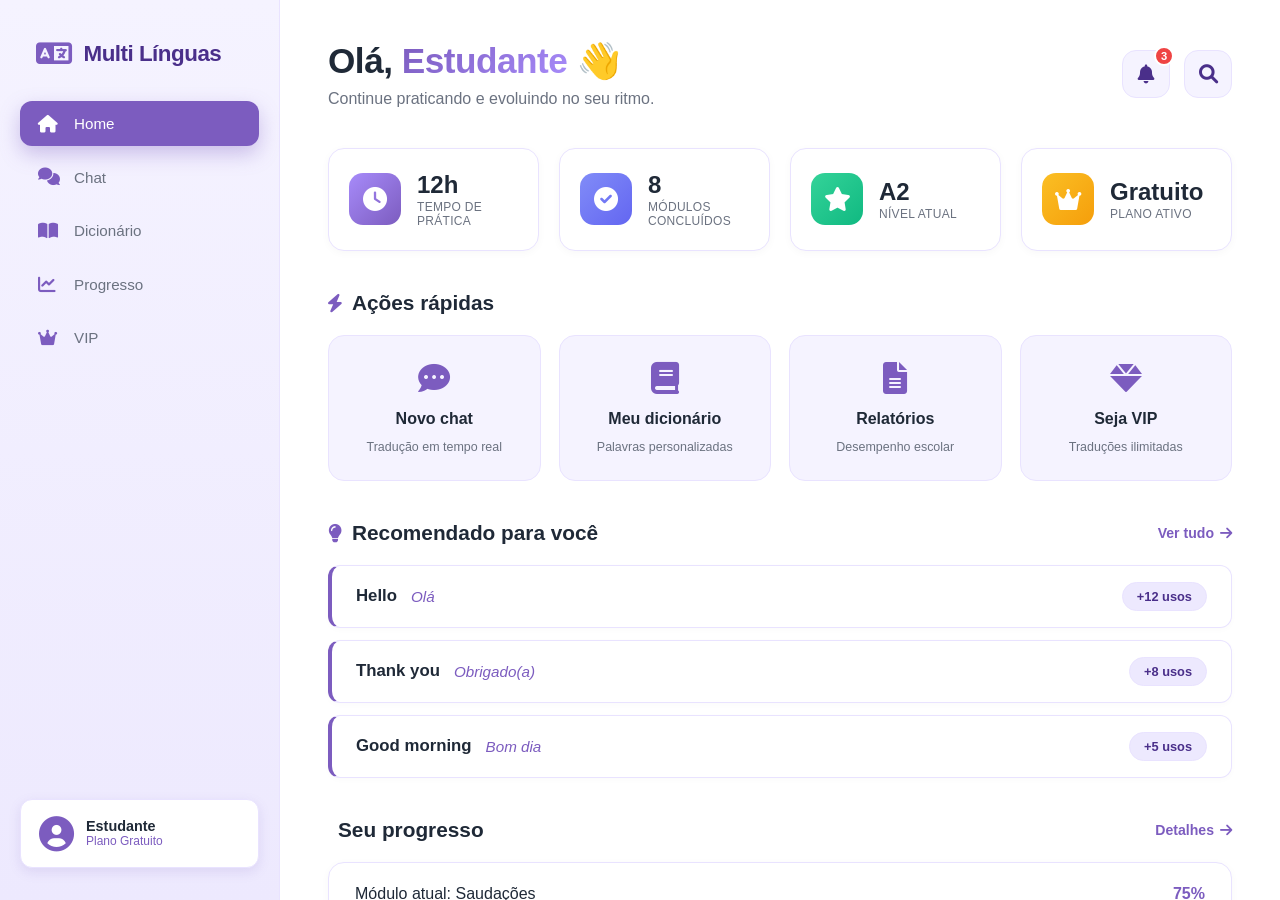
<file: home.html>
<!DOCTYPE html>
<html lang="pt-BR">
<head>
  <meta charset="UTF-8">
  <meta name="viewport" content="width=device-width, initial-scale=1.0">
  <title>Multi Línguas | Home</title>
  <link rel="stylesheet" href="css/home.css">
  <!-- Font Awesome for icons (v6 free) -->
  <link rel="stylesheet" href="https://cdnjs.cloudflare.com/ajax/libs/font-awesome/6.0.0-beta3/css/all.min.css">
</head>
<body>
  <div class="app-wrapper">
    <!-- SIDEBAR (opcional, mas mantém organização visual) -->
    <aside class="sidebar">
      <div class="logo-area">
        <i class="fas fa-language"></i>
        <span>Multi Línguas</span>
      </div>
      <nav class="nav-menu">
        <a href="#" class="active"><i class="fas fa-home"></i> Home</a>
        <a href="#"><i class="fas fa-comments"></i> Chat</a>
        <a href="#"><i class="fas fa-book-open"></i> Dicionário</a>
        <a href="#"><i class="fas fa-chart-line"></i> Progresso</a>
        <a href="#"><i class="fas fa-crown"></i> VIP</a>
      </nav>
      <div class="user-badge">
        <i class="fas fa-user-circle"></i>
        <div>
          <span class="user-name">Estudante</span>
          <span class="user-plan">Plano Gratuito</span>
        </div>
      </div>
    </aside>

    <!-- MAIN CONTENT -->
    <main class="main-content">
      <!-- HEADER -->
      <header class="main-header">
        <div class="greeting">
          <h1>Olá, <span class="highlight">Estudante</span> 👋</h1>
          <p>Continue praticando e evoluindo no seu ritmo.</p>
        </div>
        <div class="header-actions">
          <button class="btn-icon"><i class="fas fa-bell"></i><span class="badge">3</span></button>
          <button class="btn-icon"><i class="fas fa-search"></i></button>
        </div>
      </header>

      <!-- CARDS DE RESUMO (BASEADOS NOS REQUISITOS) -->
      <section class="summary-cards">
        <div class="card stat-card">
          <div class="card-icon purple">
            <i class="fas fa-clock"></i>
          </div>
          <div class="card-info">
            <span class="stat-value">12h</span>
            <span class="stat-label">Tempo de prática</span>
          </div>
        </div>
        <div class="card stat-card">
          <div class="card-icon blue">
            <i class="fas fa-check-circle"></i>
          </div>
          <div class="card-info">
            <span class="stat-value">8</span>
            <span class="stat-label">Módulos concluídos</span>
          </div>
        </div>
        <div class="card stat-card">
          <div class="card-icon green">
            <i class="fas fa-star"></i>
          </div>
          <div class="card-info">
            <span class="stat-value">A2</span>
            <span class="stat-label">Nível atual</span>
          </div>
        </div>
        <div class="card stat-card">
          <div class="card-icon gold">
            <i class="fas fa-crown"></i>
          </div>
          <div class="card-info">
            <span class="stat-value">Gratuito</span>
            <span class="stat-label">Plano ativo</span>
          </div>
        </div>
      </section>

      <!-- AÇÕES RÁPIDAS (FUNCIONALIDADES PRINCIPAIS) -->
      <section class="quick-actions">
        <h2><i class="fas fa-bolt"></i> Ações rápidas</h2>
        <div class="actions-grid">
          <button class="action-btn">
            <i class="fas fa-comment-dots"></i>
            <span>Novo chat</span>
            <small>Tradução em tempo real</small>
          </button>
          <button class="action-btn">
            <i class="fas fa-book"></i>
            <span>Meu dicionário</span>
            <small>Palavras personalizadas</small>
          </button>
          <button class="action-btn">
            <i class="fas fa-file-alt"></i>
            <span>Relatórios</span>
            <small>Desempenho escolar</small>
          </button>
          <button class="action-btn">
            <i class="fas fa-gem"></i>
            <span>Seja VIP</span>
            <small>Traduções ilimitadas</small>
          </button>
        </div>
      </section>

      <!-- RECOMENDAÇÕES / VOCABULÁRIO (RF05) -->
      <section class="vocab-recommendation">
        <div class="section-header">
          <h2><i class="fas fa-lightbulb"></i> Recomendado para você</h2>
          <a href="#" class="see-all">Ver tudo <i class="fas fa-arrow-right"></i></a>
        </div>
        <div class="vocab-list">
          <div class="vocab-item">
            <div class="vocab-word">
              <span class="word">Hello</span>
              <span class="translation">Olá</span>
            </div>
            <span class="freq">+12 usos</span>
          </div>
          <div class="vocab-item">
            <div class="vocab-word">
              <span class="word">Thank you</span>
              <span class="translation">Obrigado(a)</span>
            </div>
            <span class="freq">+8 usos</span>
          </div>
          <div class="vocab-item">
            <div class="vocab-word">
              <span class="word">Good morning</span>
              <span class="translation">Bom dia</span>
            </div>
            <span class="freq">+5 usos</span>
          </div>
        </div>
      </section>

      <!-- PRÓXIMOS PASSOS / PROGRESSO (RF02) -->
      <section class="progress-section">
        <div class="section-header">
          <h2><i class="fas fa-chart-simple"></i> Seu progresso</h2>
          <a href="#" class="see-all">Detalhes <i class="fas fa-arrow-right"></i></a>
        </div>
        <div class="progress-cards">
          <div class="progress-card">
            <div class="progress-info">
              <span>Módulo atual: Saudações</span>
              <span class="percentage">75%</span>
            </div>
            <div class="progress-bar">
              <div class="progress-fill" style="width: 75%;"></div>
            </div>
            <div class="progress-meta">
              <span><i class="fas fa-calendar"></i> Próxima avaliação em 3 dias</span>
            </div>
          </div>
          <div class="progress-card">
            <div class="progress-info">
              <span>Vocabulário assimilado</span>
              <span class="percentage">128 palavras</span>
            </div>
            <div class="progress-bar">
              <div class="progress-fill blue" style="width: 62%;"></div>
            </div>
            <div class="progress-meta">
              <span><i class="fas fa-arrow-trend-up"></i> +12 esta semana</span>
            </div>
          </div>
        </div>
      </section>
    </main>
  </div>
</body>
</html>
</file>
<file: css/home.css>
/* ===== RESET & VARIÁVEIS ===== */
* {
  margin: 0;
  padding: 0;
  box-sizing: border-box;
  font-family: 'Inter', -apple-system, BlinkMacSystemFont, 'Segoe UI', Roboto, Helvetica, Arial, sans-serif;
}

:root {
  --roxo-principal: #7C5CBF;
  --roxo-escuro: #4A2F8A;
  --roxo-claro: #A78BFA;
  --roxo-suave: #EDE9FE;
  --lilas: #C4B5FD;
  --branco: #FFFFFF;
  --cinza-claro: #F5F3FF;
  --cinza-texto: #6B7280;
  --sombra: rgba(124, 92, 191, 0.15);
  --borda-arredondada: 16px;
  --borda-pequena: 12px;
}

body {
  background-color: #F9F7FE;
  display: flex;
  justify-content: center;
  align-items: center;
  min-height: 100vh;
  padding: 0;
  color: #1F2937;
}

/* ===== LAYOUT PRINCIPAL ===== */
.app-wrapper {
  display: flex;
  width: 100vw;
  height: 100vh;
  background-color: var(--branco);
  overflow: hidden;
}

/* ===== SIDEBAR ===== */
.sidebar {
  width: 280px;
  background: linear-gradient(180deg, #F5F3FF 0%, #EDE9FE 100%);
  padding: 32px 20px;
  display: flex;
  flex-direction: column;
  border-right: 1px solid #E9E3FF;
  flex-shrink: 0;
}

.logo-area {
  display: flex;
  align-items: center;
  gap: 12px;
  padding: 8px 16px 32px;
  font-size: 1.4rem;
  font-weight: 700;
  color: var(--roxo-escuro);
  letter-spacing: -0.5px;
}

.logo-area i {
  color: var(--roxo-principal);
  font-size: 1.8rem;
}

.nav-menu {
  display: flex;
  flex-direction: column;
  gap: 8px;
  flex: 1;
}

.nav-menu a {
  display: flex;
  align-items: center;
  gap: 14px;
  padding: 14px 18px;
  border-radius: var(--borda-pequena);
  color: var(--cinza-texto);
  text-decoration: none;
  font-weight: 500;
  font-size: 0.95rem;
  transition: all 0.2s ease;
}

.nav-menu a i {
  width: 22px;
  font-size: 1.1rem;
  color: var(--roxo-principal);
}

.nav-menu a:hover {
  background-color: var(--branco);
  color: var(--roxo-escuro);
  box-shadow: 0 4px 12px var(--sombra);
}

.nav-menu a.active {
  background-color: var(--roxo-principal);
  color: var(--branco);
  box-shadow: 0 8px 20px rgba(124, 92, 191, 0.35);
}

.nav-menu a.active i {
  color: var(--branco);
}

.user-badge {
  display: flex;
  align-items: center;
  gap: 12px;
  padding: 16px 18px;
  background-color: var(--branco);
  border-radius: var(--borda-pequena);
  margin-top: 20px;
  border: 1px solid #E9E3FF;
  box-shadow: 0 4px 12px var(--sombra);
}

.user-badge i {
  font-size: 2.2rem;
  color: var(--roxo-principal);
}

.user-badge div {
  display: flex;
  flex-direction: column;
}

.user-name {
  font-weight: 600;
  font-size: 0.9rem;
  color: #1F2937;
}

.user-plan {
  font-size: 0.75rem;
  color: var(--roxo-principal);
}

/* ===== CONTEÚDO PRINCIPAL ===== */
.main-content {
  flex: 1;
  padding: 40px 48px;
  overflow-y: auto;
  background-color: var(--branco);
  scrollbar-width: thin;
  scrollbar-color: var(--roxo-claro) transparent;
}

.main-content::-webkit-scrollbar {
  width: 6px;
}
.main-content::-webkit-scrollbar-thumb {
  background-color: var(--roxo-claro);
  border-radius: 12px;
}

/* HEADER */
.main-header {
  display: flex;
  justify-content: space-between;
  align-items: center;
  margin-bottom: 40px;
}

.greeting h1 {
  font-size: 2.2rem;
  font-weight: 700;
  letter-spacing: -0.5px;
  margin-bottom: 8px;
  color: #1F2937;
}

.greeting .highlight {
  color: var(--roxo-principal);
  background: linear-gradient(135deg, var(--roxo-principal), var(--roxo-claro));
  -webkit-background-clip: text;
  -webkit-text-fill-color: transparent;
  background-clip: text;
}

.greeting p {
  color: var(--cinza-texto);
  font-size: 1rem;
}

.header-actions {
  display: flex;
  gap: 14px;
}

.btn-icon {
  background-color: var(--cinza-claro);
  border: 1px solid #E9E3FF;
  color: var(--roxo-escuro);
  width: 48px;
  height: 48px;
  border-radius: 14px;
  display: flex;
  align-items: center;
  justify-content: center;
  font-size: 1.2rem;
  cursor: pointer;
  transition: all 0.2s ease;
  position: relative;
}

.btn-icon:hover {
  background-color: var(--roxo-principal);
  border-color: var(--roxo-principal);
  color: var(--branco);
  transform: translateY(-2px);
  box-shadow: 0 8px 16px var(--sombra);
}

.badge {
  position: absolute;
  top: -5px;
  right: -5px;
  background-color: #EF4444;
  color: white;
  font-size: 0.7rem;
  font-weight: 700;
  width: 20px;
  height: 20px;
  border-radius: 50%;
  display: flex;
  align-items: center;
  justify-content: center;
  border: 2px solid var(--branco);
}

/* CARDS DE RESUMO */
.summary-cards {
  display: grid;
  grid-template-columns: repeat(4, 1fr);
  gap: 20px;
  margin-bottom: 40px;
}

.card {
  background: var(--branco);
  border: 1px solid #E9E3FF;
  border-radius: var(--borda-arredondada);
  padding: 22px 20px;
  display: flex;
  align-items: center;
  gap: 16px;
  transition: transform 0.2s ease, box-shadow 0.2s ease;
  box-shadow: 0 2px 8px rgba(0, 0, 0, 0.03);
}

.card:hover {
  transform: translateY(-4px);
  box-shadow: 0 12px 24px var(--sombra);
  border-color: var(--lilas);
}

.card-icon {
  width: 52px;
  height: 52px;
  border-radius: 14px;
  display: flex;
  align-items: center;
  justify-content: center;
  font-size: 1.5rem;
  color: white;
  flex-shrink: 0;
}

.card-icon.purple {
  background: linear-gradient(135deg, #A78BFA, #7C5CBF);
}
.card-icon.blue {
  background: linear-gradient(135deg, #818CF8, #6366F1);
}
.card-icon.green {
  background: linear-gradient(135deg, #34D399, #10B981);
}
.card-icon.gold {
  background: linear-gradient(135deg, #FBBF24, #F59E0B);
}

.card-info {
  display: flex;
  flex-direction: column;
}

.stat-value {
  font-size: 1.5rem;
  font-weight: 700;
  line-height: 1.2;
  color: #1F2937;
}

.stat-label {
  font-size: 0.75rem;
  color: var(--cinza-texto);
  text-transform: uppercase;
  letter-spacing: 0.3px;
  font-weight: 500;
}

/* SEÇÕES GENÉRICAS */
section {
  margin-bottom: 40px;
}

h2 {
  font-size: 1.3rem;
  font-weight: 600;
  display: flex;
  align-items: center;
  gap: 10px;
  margin-bottom: 20px;
  color: #1F2937;
}

h2 i {
  color: var(--roxo-principal);
  font-size: 1.15rem;
}

/* AÇÕES RÁPIDAS */
.actions-grid {
  display: grid;
  grid-template-columns: repeat(4, 1fr);
  gap: 18px;
}

.action-btn {
  background: var(--cinza-claro);
  border: 1px solid #E9E3FF;
  border-radius: var(--borda-arredondada);
  padding: 26px 16px;
  display: flex;
  flex-direction: column;
  align-items: center;
  gap: 12px;
  color: #1F2937;
  cursor: pointer;
  transition: all 0.2s ease;
  text-align: center;
}

.action-btn i {
  font-size: 2rem;
  color: var(--roxo-principal);
  margin-bottom: 4px;
}

.action-btn span {
  font-weight: 600;
  font-size: 1rem;
}

.action-btn small {
  font-size: 0.78rem;
  color: var(--cinza-texto);
}

.action-btn:hover {
  background: var(--roxo-principal);
  border-color: var(--roxo-principal);
  transform: translateY(-4px);
  box-shadow: 0 14px 24px rgba(124, 92, 191, 0.35);
  color: var(--branco);
}

.action-btn:hover i,
.action-btn:hover small {
  color: var(--branco);
}

/* VOCABULÁRIO */
.vocab-list {
  display: flex;
  flex-direction: column;
  gap: 12px;
}

.vocab-item {
  display: flex;
  justify-content: space-between;
  align-items: center;
  background: var(--branco);
  padding: 16px 24px;
  border-radius: var(--borda-pequena);
  border-left: 4px solid var(--roxo-principal);
  border-top: 1px solid #E9E3FF;
  border-right: 1px solid #E9E3FF;
  border-bottom: 1px solid #E9E3FF;
  transition: all 0.2s ease;
  box-shadow: 0 2px 6px rgba(0, 0, 0, 0.02);
}

.vocab-item:hover {
  background: var(--roxo-suave);
  border-color: var(--lilas);
  transform: translateX(4px);
  box-shadow: 0 6px 16px var(--sombra);
}

.vocab-word {
  display: flex;
  align-items: center;
  gap: 14px;
}

.word {
  font-weight: 600;
  font-size: 1.05rem;
  color: #1F2937;
}

.translation {
  color: var(--roxo-principal);
  font-size: 0.95rem;
  font-style: italic;
  font-weight: 500;
}

.freq {
  font-size: 0.8rem;
  background: var(--roxo-suave);
  padding: 6px 14px;
  border-radius: 40px;
  color: var(--roxo-escuro);
  font-weight: 600;
  border: 1px solid #E9E3FF;
}

/* PROGRESSO */
.progress-cards {
  display: flex;
  flex-direction: column;
  gap: 18px;
}

.progress-card {
  background: var(--branco);
  padding: 22px 26px;
  border-radius: var(--borda-arredondada);
  border: 1px solid #E9E3FF;
  box-shadow: 0 2px 8px rgba(0, 0, 0, 0.03);
  transition: box-shadow 0.2s ease;
}

.progress-card:hover {
  box-shadow: 0 8px 20px var(--sombra);
}

.progress-info {
  display: flex;
  justify-content: space-between;
  margin-bottom: 12px;
  font-weight: 500;
  color: #1F2937;
}

.percentage {
  color: var(--roxo-principal);
  font-weight: 700;
}

.progress-bar {
  width: 100%;
  height: 10px;
  background-color: var(--cinza-claro);
  border-radius: 12px;
  overflow: hidden;
  margin-bottom: 14px;
}

.progress-fill {
  height: 100%;
  background: linear-gradient(90deg, var(--roxo-claro), var(--roxo-principal));
  border-radius: 12px;
  transition: width 0.5s ease;
}

.progress-fill.blue {
  background: linear-gradient(90deg, #A78BFA, #7C5CBF);
}

.progress-meta {
  font-size: 0.82rem;
  color: var(--cinza-texto);
  display: flex;
  align-items: center;
  gap: 6px;
}

.progress-meta i {
  color: var(--roxo-principal);
}

/* SECTION HEADER COM LINK */
.section-header {
  display: flex;
  justify-content: space-between;
  align-items: center;
  margin-bottom: 20px;
}

.section-header h2 {
  margin-bottom: 0;
}

.see-all {
  color: var(--roxo-principal);
  text-decoration: none;
  font-size: 0.88rem;
  font-weight: 600;
  display: flex;
  align-items: center;
  gap: 6px;
  transition: gap 0.2s ease;
}

.see-all:hover {
  gap: 10px;
  color: var(--roxo-escuro);
}

/* ===== RESPONSIVIDADE ===== */
@media (max-width: 1200px) {
  .summary-cards {
    grid-template-columns: repeat(2, 1fr);
  }
  .actions-grid {
    grid-template-columns: repeat(2, 1fr);
  }
}

@media (max-width: 900px) {
  .app-wrapper {
    flex-direction: column;
    height: auto;
    min-height: 100vh;
  }
  .sidebar {
    width: 100%;
    flex-direction: row;
    flex-wrap: wrap;
    justify-content: space-between;
    align-items: center;
    padding: 16px 24px;
    border-right: none;
    border-bottom: 1px solid #E9E3FF;
  }
  .logo-area {
    padding: 0;
    font-size: 1.2rem;
  }
  .nav-menu {
    flex-direction: row;
    flex-wrap: wrap;
    gap: 6px;
    flex: 0 1 auto;
  }
  .nav-menu a {
    padding: 10px 14px;
  }
  .nav-menu a span {
    display: none;
  }
  .user-badge {
    margin-top: 0;
    padding: 10px 14px;
  }
  .main-content {
    padding: 30px 24px;
  }
}

@media (max-width: 600px) {
  .summary-cards {
    grid-template-columns: 1fr;
  }
  .actions-grid {
    grid-template-columns: 1fr;
  }
  .main-header {
    flex-direction: column;
    align-items: flex-start;
    gap: 20px;
  }
  .greeting h1 {
    font-size: 1.8rem;
  }
  .sidebar {
    flex-direction: column;
    align-items: flex-start;
    gap: 12px;
  }
  .nav-menu {
    width: 100%;
    justify-content: space-between;
  }
  .nav-menu a {
    flex: 1;
    justify-content: center;
  }
}
</file>
